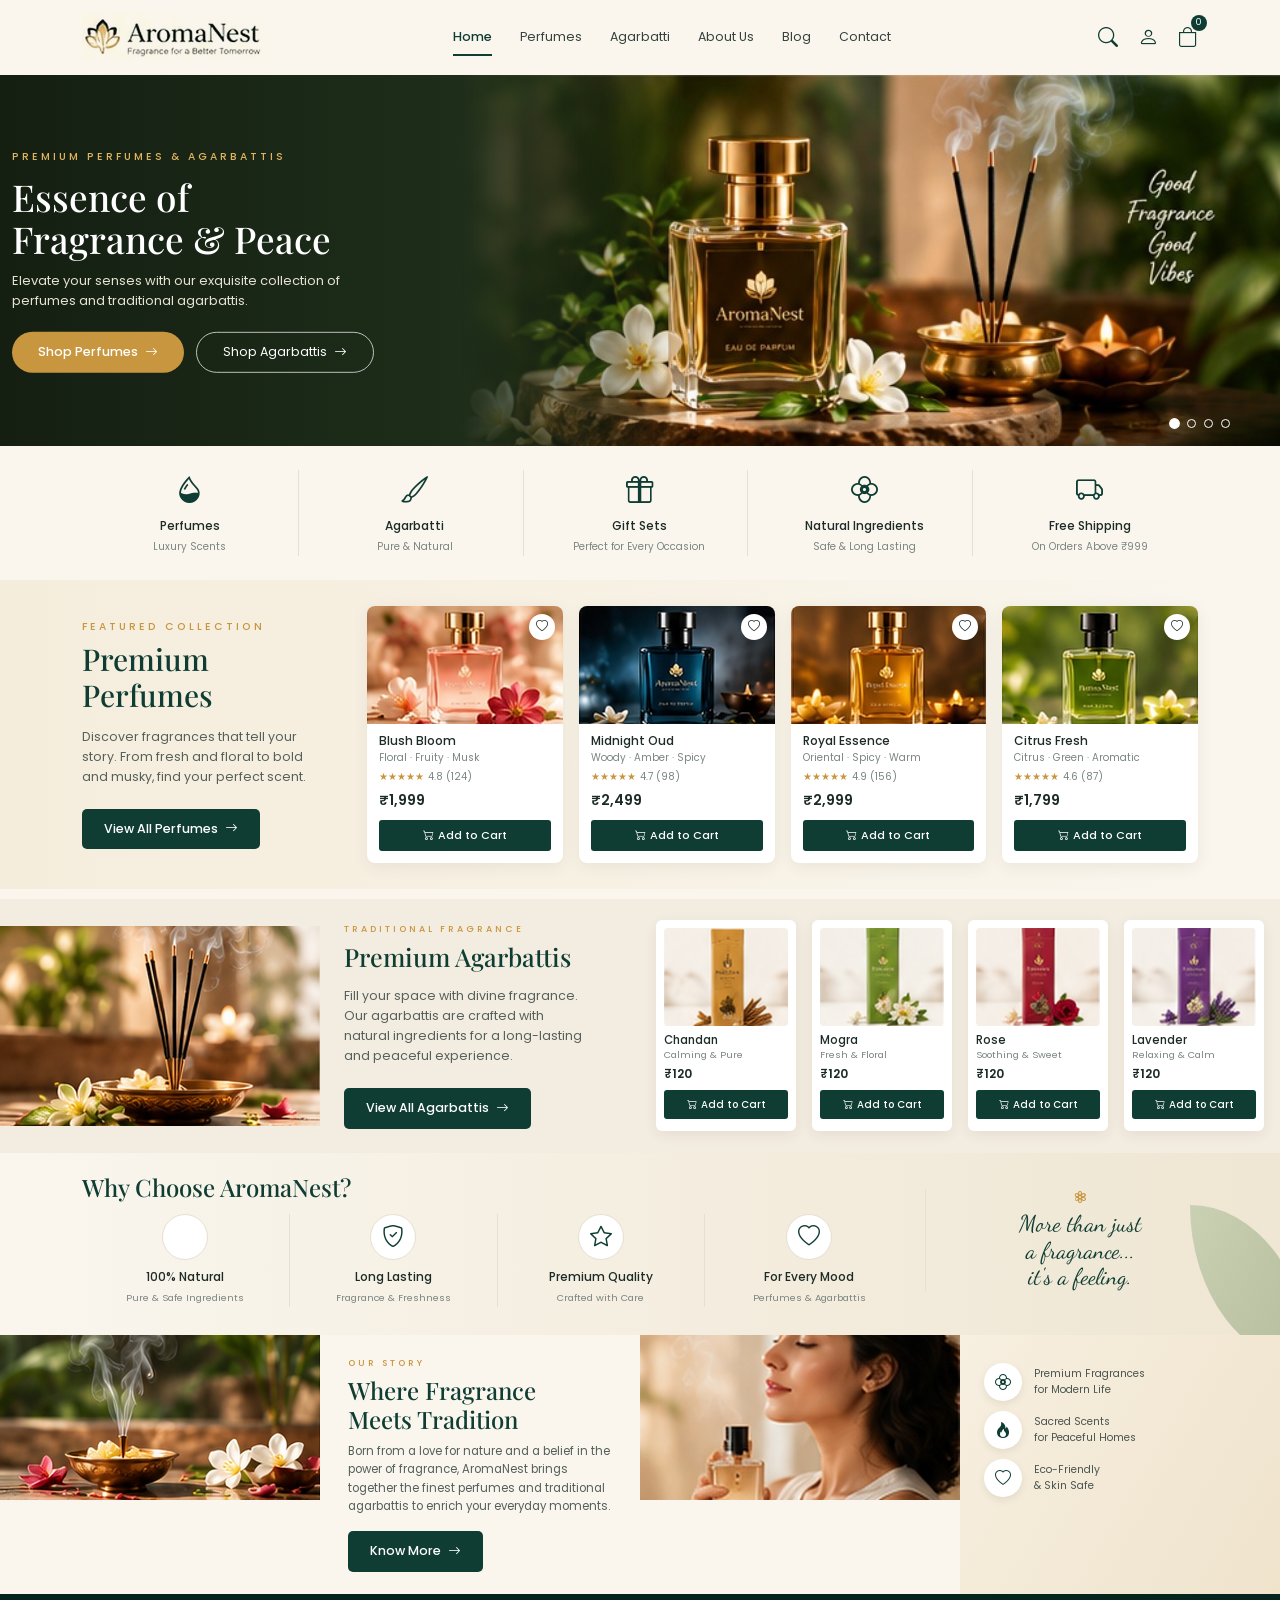
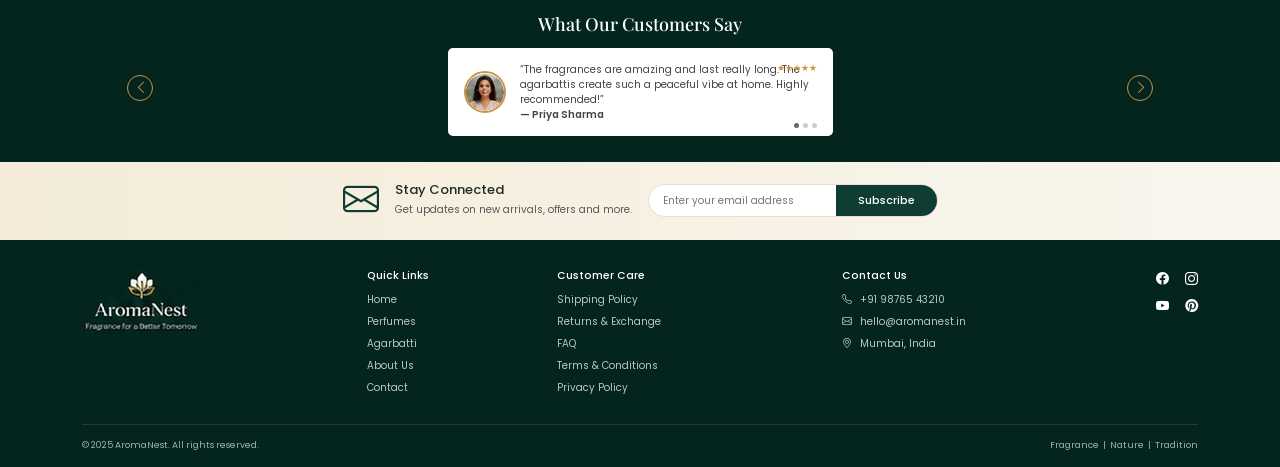
<file: index.html>
<!DOCTYPE html>
<html lang="en">
<head>
<meta charset="UTF-8">
<meta name="viewport" content="width=device-width,initial-scale=1">
<title>AromaNest – Premium Perfumes & Agarbattis</title>
<link href="https://cdn.jsdelivr.net/npm/bootstrap@5.3.3/dist/css/bootstrap.min.css" rel="stylesheet">
<link href="https://cdn.jsdelivr.net/npm/bootstrap-icons@1.11.3/font/bootstrap-icons.min.css" rel="stylesheet">
<link href="style.css" rel="stylesheet">
</head>
<body style="--footer-bg:#04251e">

<header class="site-header">
  <nav class="navbar navbar-expand-lg">
    <div class="container">
      <a class="logo-img" href="index.html"><img src="images/logo-aroma.jpg" alt="AromaNest"></a>
      <button class="navbar-toggler border-0" data-bs-toggle="collapse" data-bs-target="#nav"><i class="bi bi-list fs-2"></i></button>
      <div class="collapse navbar-collapse justify-content-center" id="nav">
        <ul class="navbar-nav">
          <li class="nav-item"><a class="nav-link active" href="index.html">Home</a></li>
          <li class="nav-item"><a class="nav-link" href="#perfumes">Perfumes</a></li>
          <li class="nav-item"><a class="nav-link" href="#agarbatti">Agarbatti</a></li>
          <li class="nav-item"><a class="nav-link" href="#story">About Us</a></li>
          <li class="nav-item"><a class="nav-link" href="#" data-soon="Blog coming soon">Blog</a></li>
          <li class="nav-item"><a class="nav-link" href="#footer">Contact</a></li>
        </ul>
      </div>
      <div class="nav-icons">
        <a class="js-search" title="Search"><i class="bi bi-search"></i></a>
        <a href="#" data-soon="Login coming soon"><i class="bi bi-person"></i></a>
        <a class="js-cart" title="Cart"><i class="bi bi-bag"></i><span class="cart-badge">0</span></a>
      </div>
    </div>
  </nav>
</header>

<!-- HERO -->
<section class="hero">
  <img class="hero-img" src="images/hero.jpg" alt="AromaNest perfume and agarbatti">
  <div class="slide on">
    <div class="eyebrow">Premium Perfumes &amp; Agarbattis</div>
    <h1>Essence of<br>Fragrance &amp; Peace</h1>
    <p>Elevate your senses with our exquisite collection of perfumes and traditional agarbattis.</p>
    <a href="#perfumes" class="btn btn-gold me-2">Shop Perfumes <i class="bi bi-arrow-right ms-1"></i></a>
    <a href="#agarbatti" class="btn btn-ghost">Shop Agarbattis <i class="bi bi-arrow-right ms-1"></i></a>
  </div>
  <div class="slide">
    <div class="eyebrow">New Arrivals</div>
    <h1>Scents That<br>Tell Your Story</h1>
    <p>Discover bold, musky and floral perfumes crafted for every mood and moment.</p>
    <a href="#perfumes" class="btn btn-gold">Explore Perfumes <i class="bi bi-arrow-right ms-1"></i></a>
  </div>
  <div class="slide">
    <div class="eyebrow">Sacred Scents</div>
    <h1>Divine Aroma<br>For Every Home</h1>
    <p>Hand-rolled agarbattis made with natural ingredients for a peaceful ambience.</p>
    <a href="#agarbatti" class="btn btn-gold">Shop Agarbattis <i class="bi bi-arrow-right ms-1"></i></a>
  </div>
  <div class="slide">
    <div class="eyebrow">Festive Gifting</div>
    <h1>Gifts Wrapped<br>In Fragrance</h1>
    <p>Curated gift sets that make every occasion memorable.</p>
    <a href="#" class="btn btn-gold" data-soon="Gift sets coming soon">Shop Gift Sets <i class="bi bi-arrow-right ms-1"></i></a>
  </div>
  <div class="hero-dots"><button class="on"></button><button></button><button></button><button></button></div>
</section>

<!-- FEATURE STRIP -->
<section class="feat-strip">
  <div class="container">
    <div class="row row-cols-2 row-cols-md-5 g-2" data-stagger>
      <div class="col" data-reveal><div class="feat"><i class="bi bi-droplet-half"></i><b>Perfumes</b><small>Luxury Scents</small></div></div>
      <div class="col" data-reveal><div class="feat"><i class="bi bi-brush"></i><b>Agarbatti</b><small>Pure &amp; Natural</small></div></div>
      <div class="col" data-reveal><div class="feat"><i class="bi bi-gift"></i><b>Gift Sets</b><small>Perfect for Every Occasion</small></div></div>
      <div class="col" data-reveal><div class="feat"><i class="bi bi-flower2"></i><b>Natural Ingredients</b><small>Safe &amp; Long Lasting</small></div></div>
      <div class="col" data-reveal><div class="feat last"><i class="bi bi-truck"></i><b>Free Shipping</b><small>On Orders Above ₹999</small></div></div>
    </div>
  </div>
</section>

<!-- FEATURED PERFUMES -->
<section class="sec" id="perfumes" style="background:linear-gradient(90deg,#f5eddc,#faf6ee)">
  <div class="container">
    <div class="row align-items-center g-4">
      <div class="col-lg-3 sec-head" data-reveal="left">
        <div class="eyebrow">Featured Collection</div>
        <h2>Premium Perfumes</h2>
        <p>Discover fragrances that tell your story. From fresh and floral to bold and musky, find your perfect scent.</p>
        <a href="product.html?id=royal-oud" class="btn btn-green">View All Perfumes <i class="bi bi-arrow-right ms-1"></i></a>
      </div>
      <div class="col-lg-9"><div class="row g-3" id="perfumeGrid" data-stagger></div></div>
    </div>
  </div>
</section>

<!-- AGARBATTI -->
<section class="agar-band" id="agarbatti">
  <div class="row g-0 align-items-center">
    <div class="col-lg-3" data-reveal="left"><div class="agar-img"><img src="images/agar-banner.jpg" alt="Premium agarbattis"></div></div>
    <div class="col-lg-3 sec-head px-4 py-4" data-reveal>
      <div class="eyebrow" style="font-size:9px">Traditional Fragrance</div>
      <h2 style="font-size:25px">Premium Agarbattis</h2>
      <p>Fill your space with divine fragrance. Our agarbattis are crafted with natural ingredients for a long-lasting and peaceful experience.</p>
      <a href="product.html?id=chandan" class="btn btn-green">View All Agarbattis <i class="bi bi-arrow-right ms-1"></i></a>
    </div>
    <div class="col-lg-6 p-3"><div class="row g-3" id="agarGrid" data-stagger></div></div>
  </div>
</section>

<!-- WHY CHOOSE -->
<section class="why">
  <div class="container">
    <div class="row align-items-center">
      <div class="col-lg-9">
        <h3 data-reveal>Why Choose AromaNest?</h3>
        <div class="row row-cols-2 row-cols-md-4 g-0" data-stagger>
          <div class="col" data-reveal><div class="why-item"><div class="ic"><i class="bi bi-leaf"></i></div><b>100% Natural</b><small>Pure &amp; Safe Ingredients</small></div></div>
          <div class="col" data-reveal><div class="why-item"><div class="ic"><i class="bi bi-shield-check"></i></div><b>Long Lasting</b><small>Fragrance &amp; Freshness</small></div></div>
          <div class="col" data-reveal><div class="why-item"><div class="ic"><i class="bi bi-star"></i></div><b>Premium Quality</b><small>Crafted with Care</small></div></div>
          <div class="col" data-reveal><div class="why-item" style="border:0"><div class="ic"><i class="bi bi-heart"></i></div><b>For Every Mood</b><small>Perfumes &amp; Agarbattis</small></div></div>
        </div>
      </div>
      <div class="col-lg-3 d-none d-lg-block" data-reveal="right" style="border-left:1px solid var(--line)">
        <div class="why-quote"><i class="bi bi-flower3 d-block fs-6 mb-1" style="color:var(--gold)"></i>More than just<br>a fragrance...<br>it's a feeling.</div>
      </div>
    </div>
  </div>
  <div class="leafdeco"></div>
</section>

<!-- STORY -->
<section class="story" id="story">
  <div class="row g-0 align-items-stretch">
    <div class="col-lg-3" data-reveal="left"><div class="story-img1" style="overflow:hidden"><img src="images/story-1.jpg" alt="Incense bowl"></div></div>
    <div class="col-lg-3 txt" data-reveal>
      <div class="eyebrow" style="font-size:9px">Our Story</div>
      <h2>Where Fragrance<br>Meets Tradition</h2>
      <p>Born from a love for nature and a belief in the power of fragrance, AromaNest brings together the finest perfumes and traditional agarbattis to enrich your everyday moments.</p>
      <a href="#" class="btn btn-green btn-sm" data-soon="Our story page coming soon">Know More <i class="bi bi-arrow-right ms-1"></i></a>
    </div>
    <div class="col-lg-3" data-reveal="zoom"><div class="story-img2" style="overflow:hidden"><img src="images/story-2.jpg" alt="Woman enjoying perfume"></div></div>
    <div class="col-lg-3" data-reveal="right">
      <div class="story-list">
        <div><i class="bi bi-flower2"></i>Premium Fragrances<br>for Modern Life</div>
        <div><i class="bi bi-fire"></i>Sacred Scents<br>for Peaceful Homes</div>
        <div><i class="bi bi-heart"></i>Eco-Friendly<br>&amp; Skin Safe</div>
      </div>
    </div>
  </div>
</section>

<!-- TESTIMONIALS -->
<section class="testi">
  <div class="container position-relative">
    <h3 class="serif" data-reveal>What Our Customers Say</h3>
    <button class="t-arrow" id="tPrev" style="left:5%"><i class="bi bi-chevron-left"></i></button>
    <div class="testi-box" data-reveal="zoom">
      <div class="t-slide"><img class="avatar-img" src="images/avatar.jpg" alt="Priya Sharma"><div><p>“The fragrances are amazing and last really long. The agarbattis create such a peaceful vibe at home. Highly recommended!”</p><p class="fw-semibold">— Priya Sharma</p></div><div class="stars">★★★★★</div></div>
      <div class="t-slide"><img class="avatar-img" src="images/avatar-priya.jpg" alt="Anjali Rao"><div><p>“Royal Essence is my signature scent now. Packaging is elegant and delivery was super quick.”</p><p class="fw-semibold">— Anjali Rao</p></div><div class="stars">★★★★★</div></div>
      <div class="t-slide"><img class="avatar-img" src="images/avatar.jpg" alt="Meera Joshi"><div><p>“Chandan agarbatti fills the whole house with calm. Natural, never harsh. Will order again.”</p><p class="fw-semibold">— Meera Joshi</p></div><div class="stars">★★★★☆</div></div>
      <div class="t-dots"><i></i><i></i><i></i></div>
    </div>
    <button class="t-arrow" id="tNext" style="right:5%"><i class="bi bi-chevron-right"></i></button>
  </div>
</section>

<!-- NEWSLETTER -->
<section class="news">
  <div class="container">
    <div class="row align-items-center justify-content-center g-3" data-reveal>
      <div class="col-auto d-flex align-items-center gap-3"><i class="bi bi-envelope mail"></i><div><h6>Stay Connected</h6><small class="text-muted" style="font-size:10px">Get updates on new arrivals, offers and more.</small></div></div>
      <div class="col-auto"><form class="news-form"><input type="text" placeholder="Enter your email address"><button>Subscribe</button></form></div>
    </div>
  </div>
</section>

<!-- FOOTER -->
<footer class="footer" id="footer">
  <div class="container">
    <div class="row g-4">
      <div class="col-lg-3"><a class="footer-logo" href="index.html"><img src="images/logo-aroma-white.jpg" alt="AromaNest"></a></div>
      <div class="col-6 col-lg-2"><h6>Quick Links</h6><a href="index.html">Home</a><a href="#perfumes">Perfumes</a><a href="#agarbatti">Agarbatti</a><a href="#story">About Us</a><a href="#footer">Contact</a></div>
      <div class="col-6 col-lg-3"><h6>Customer Care</h6><a href="#" data-soon="Page coming soon">Shipping Policy</a><a href="#" data-soon="Page coming soon">Returns &amp; Exchange</a><a href="#" data-soon="Page coming soon">FAQ</a><a href="#" data-soon="Page coming soon">Terms &amp; Conditions</a><a href="#" data-soon="Page coming soon">Privacy Policy</a></div>
      <div class="col-lg-3"><h6>Contact Us</h6><a href="tel:+919876543210"><i class="bi bi-telephone me-2"></i>+91 98765 43210</a><a href="mailto:hello@aromanest.in"><i class="bi bi-envelope me-2"></i>hello@aromanest.in</a><a href="#"><i class="bi bi-geo-alt me-2"></i>Mumbai, India</a></div>
      <div class="col-lg-1 social text-lg-end"><a href="#"><i class="bi bi-facebook"></i></a><a href="#"><i class="bi bi-instagram"></i></a><a href="#"><i class="bi bi-youtube"></i></a><a href="#"><i class="bi bi-pinterest"></i></a></div>
    </div>
    <div class="copy d-flex justify-content-between flex-wrap"><span>© 2025 AromaNest. All rights reserved.</span><span>Fragrance &nbsp;|&nbsp; Nature &nbsp;|&nbsp; Tradition</span></div>
  </div>
</footer>

<script src="https://cdn.jsdelivr.net/npm/bootstrap@5.3.3/dist/js/bootstrap.bundle.min.js"></script>
<script src="products.js"></script>
<script src="main.js"></script>
<script>
document.getElementById('perfumeGrid').innerHTML =
  ['blush-bloom','midnight-oud','royal-essence','citrus-fresh'].map(id => cardHTML(findProduct(id))).join('');
document.getElementById('agarGrid').innerHTML =
  ['chandan','mogra','rose','lavender'].map(id => miniHTML(findProduct(id))).join('');
</script>
</body>
</html>
</file>
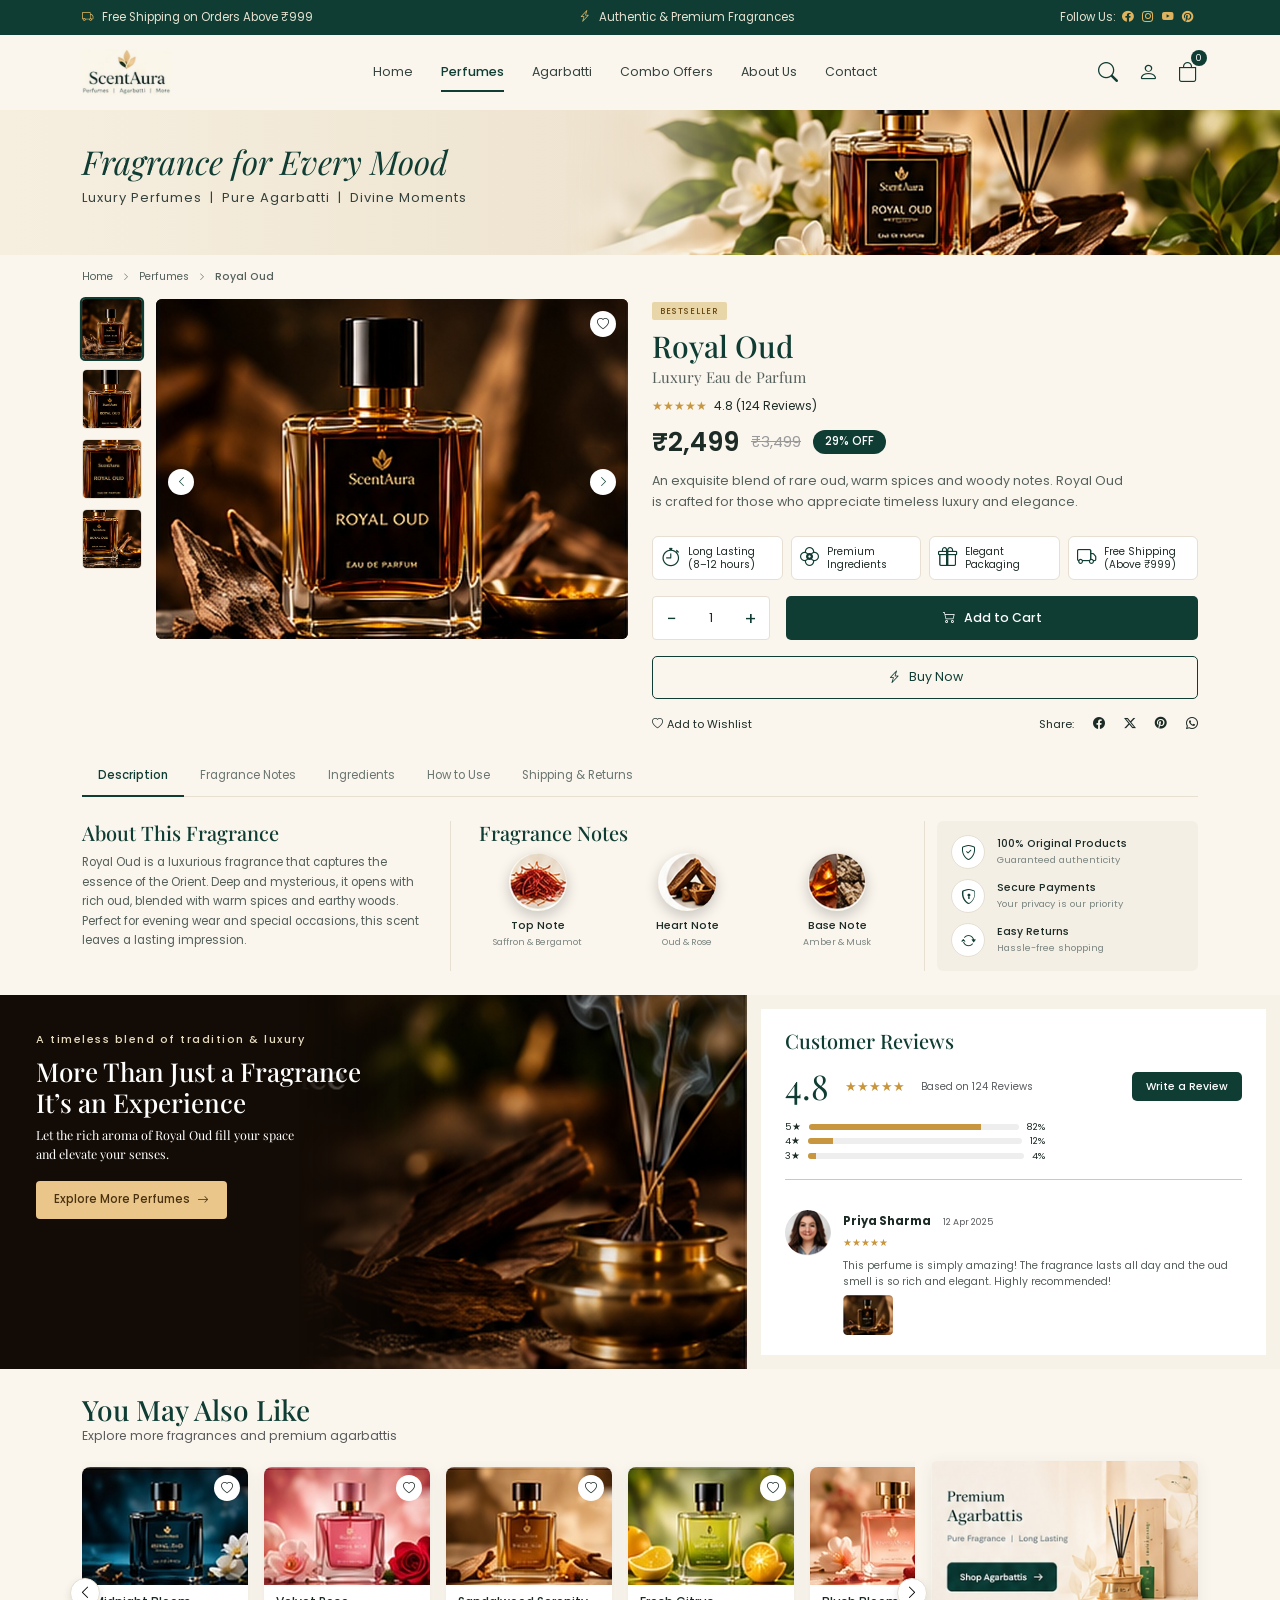
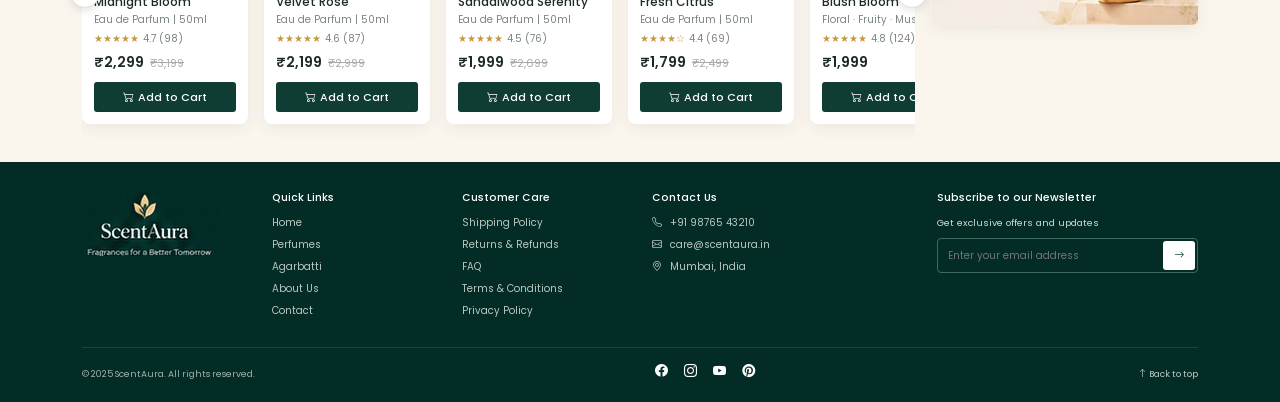
<file: product.html>
<!DOCTYPE html>
<html lang="en">
<head>
<meta charset="UTF-8">
<meta name="viewport" content="width=device-width,initial-scale=1">
<title>ScentAura</title>
<link href="https://cdn.jsdelivr.net/npm/bootstrap@5.3.3/dist/css/bootstrap.min.css" rel="stylesheet">
<link href="https://cdn.jsdelivr.net/npm/bootstrap-icons@1.11.3/font/bootstrap-icons.min.css" rel="stylesheet">
<link href="style.css" rel="stylesheet">
</head>
<body style="--footer-bg:#022c25">

<div class="topbar">
  <div class="container d-flex justify-content-between align-items-center">
    <span><i class="bi bi-truck me-2"></i>Free Shipping on Orders Above ₹999</span>
    <span class="d-none d-md-inline"><i class="bi bi-lightning-charge me-2"></i>Authentic &amp; Premium Fragrances</span>
    <span>Follow Us: <i class="bi bi-facebook mx-1"></i><i class="bi bi-instagram mx-1"></i><i class="bi bi-youtube mx-1"></i><i class="bi bi-pinterest mx-1"></i></span>
  </div>
</div>

<header class="site-header">
  <nav class="navbar navbar-expand-lg">
    <div class="container">
      <a class="logo-img" href="index.html"><img src="images/logo-scent.jpg" alt="ScentAura"></a>
      <button class="navbar-toggler border-0" data-bs-toggle="collapse" data-bs-target="#nav"><i class="bi bi-list fs-2"></i></button>
      <div class="collapse navbar-collapse justify-content-center" id="nav">
        <ul class="navbar-nav">
          <li class="nav-item"><a class="nav-link" href="index.html">Home</a></li>
          <li class="nav-item"><a class="nav-link active" href="index.html#perfumes">Perfumes</a></li>
          <li class="nav-item"><a class="nav-link" href="index.html#agarbatti">Agarbatti</a></li>
          <li class="nav-item"><a class="nav-link" href="#" data-soon="Combo offers coming soon">Combo Offers</a></li>
          <li class="nav-item"><a class="nav-link" href="index.html#story">About Us</a></li>
          <li class="nav-item"><a class="nav-link" href="#footer">Contact</a></li>
        </ul>
      </div>
      <div class="nav-icons">
        <a class="js-search" title="Search"><i class="bi bi-search"></i></a>
        <a href="#" data-soon="Login coming soon"><i class="bi bi-person"></i></a>
        <a class="js-cart" title="Cart"><i class="bi bi-bag"></i><span class="cart-badge">0</span></a>
      </div>
    </div>
  </nav>
</header>

<!-- BANNER -->
<section class="page-banner">
  <img class="banner-img" src="images/banner-bottle.jpg" alt="">
  <div class="container position-relative h-100 d-flex flex-column justify-content-center">
    <h2 data-reveal="left">Fragrance for Every Mood</h2>
    <p data-reveal="left" style="--d:.15s">Luxury Perfumes &nbsp;|&nbsp; Pure Agarbatti &nbsp;|&nbsp; Divine Moments</p>
  </div>
</section>

<div class="container">
  <div class="crumb"><a href="index.html">Home</a> <i class="bi bi-chevron-right"></i> <a href="index.html#perfumes" id="crumbType">Perfumes</a> <i class="bi bi-chevron-right"></i> <b class="fw-medium" id="crumbName"></b></div>

  <!-- PRODUCT -->
  <div class="row g-4 mb-4">
    <div class="col-lg-6" data-reveal="left">
      <div class="gallery">
        <div class="thumbs" id="thumbs"></div>
        <div class="main-img" id="mainBox">
          <button class="wish" id="mainWish" style="top:12px;right:12px"><i class="bi bi-heart"></i></button>
          <button class="m-arrow" id="mPrev" style="left:12px"><i class="bi bi-chevron-left"></i></button>
          <button class="m-arrow" id="mNext" style="right:12px"><i class="bi bi-chevron-right"></i></button>
          <img id="mainImg" alt="">
        </div>
      </div>
    </div>
    <div class="col-lg-6" data-reveal="right">
      <span class="badge-best" id="pBadge"></span>
      <h1 class="p-title" id="pTitle"></h1>
      <div class="p-sub" id="pSub"></div>
      <div class="rating mt-2" style="font-size:12px" id="pRating"></div>
      <div class="p-price" id="pPrice"></div>
      <p id="pShort" style="font-size:12.5px;color:#55605b;line-height:1.7;max-width:480px"></p>
      <div class="row g-2 my-3" id="pFeats"></div>
      <div class="d-flex gap-3 mb-3">
        <div class="qty"><button id="qMinus" type="button">−</button><span id="qVal">1</span><button id="qPlus" type="button">+</button></div>
        <button class="btn-green flex-fill" id="addBtn" type="button"><i class="bi bi-cart2 me-2"></i>Add to Cart</button>
      </div>
      <button class="btn-outline-g w-100 mb-3" id="buyBtn" type="button"><i class="bi bi-lightning-charge me-2"></i>Buy Now</button>
      <div class="d-flex justify-content-between align-items-center" style="font-size:11px">
        <a href="#" id="wishLink"><i class="bi bi-heart me-1"></i>Add to Wishlist</a>
        <span class="social">Share:
          <a href="#" data-share="facebook" style="color:var(--ink);font-size:12px"><i class="bi bi-facebook"></i></a>
          <a href="#" data-share="twitter" style="color:var(--ink);font-size:12px"><i class="bi bi-twitter-x"></i></a>
          <a href="#" data-share="pinterest" style="color:var(--ink);font-size:12px"><i class="bi bi-pinterest"></i></a>
          <a href="#" data-share="whatsapp" style="color:var(--ink);font-size:12px"><i class="bi bi-whatsapp"></i></a></span>
      </div>
    </div>
  </div>

  <!-- TABS -->
  <ul class="p-tabs" id="pTabs" data-reveal>
    <li><button class="nav-link active" data-tab="t1" type="button">Description</button></li>
    <li><button class="nav-link" data-tab="t2" type="button">Fragrance Notes</button></li>
    <li><button class="nav-link" data-tab="t3" type="button">Ingredients</button></li>
    <li><button class="nav-link" data-tab="t4" type="button">How to Use</button></li>
    <li><button class="nav-link" data-tab="t5" type="button">Shipping &amp; Returns</button></li>
  </ul>
  <div class="py-4" style="border-top:1px solid var(--line);margin-top:-1px">
    <div class="tab-pane2 show" id="t1">
      <div class="row g-4">
        <div class="col-lg-4"><h5 class="serif">About This Fragrance</h5><p id="aboutTxt" style="font-size:11.5px;color:#55605b;line-height:1.7"></p></div>
        <div class="col-lg-5" style="border-left:1px solid var(--line);border-right:1px solid var(--line)">
          <h5 class="serif ps-3">Fragrance Notes</h5>
          <div class="row g-0 text-center" id="notes"></div>
        </div>
        <div class="col-lg-3">
          <div class="assure">
            <div><i class="bi bi-shield-check"></i><span><b>100% Original Products</b><small>Guaranteed authenticity</small></span></div>
            <div><i class="bi bi-shield-lock"></i><span><b>Secure Payments</b><small>Your privacy is our priority</small></span></div>
            <div><i class="bi bi-arrow-repeat"></i><span><b>Easy Returns</b><small>Hassle-free shopping</small></span></div>
          </div>
        </div>
      </div>
    </div>
    <div class="tab-pane2" id="t2"><div class="row g-3" id="notes2"></div></div>
    <div class="tab-pane2" id="t3"><h5 class="serif">Ingredients</h5><p id="ingTxt" style="font-size:12.5px;color:#55605b;max-width:700px;line-height:1.8"></p></div>
    <div class="tab-pane2" id="t4"><h5 class="serif">How to Use</h5><ol class="how-list" id="howList"></ol></div>
    <div class="tab-pane2" id="t5"><h5 class="serif">Shipping &amp; Returns</h5>
      <ul class="how-list"><li>Free shipping on orders above ₹999; ₹59 flat shipping below that.</li><li>Delivery within 3–7 working days across India.</li><li>Easy 7-day returns on unopened, unused products in original packaging.</li><li>Refunds are processed to the original payment method within 5–7 working days.</li></ul></div>
  </div>
</div>

<!-- EXPERIENCE + REVIEWS -->
<section>
  <div class="row g-0">
    <div class="col-lg-7" data-reveal="left">
      <div class="exp h-100">
        <img class="exp-img" src="images/exp-banner.jpg" alt="">
        <div class="eyebrow">A timeless blend of tradition &amp; luxury</div>
        <h2>More Than Just a Fragrance<br>It’s an Experience</h2>
        <p>Let the rich aroma of <span id="expName">Royal Oud</span> fill your space and elevate your senses.</p>
        <a href="index.html#perfumes" class="btn-sand d-inline-block">Explore More Perfumes <i class="bi bi-arrow-right ms-1"></i></a>
      </div>
    </div>
    <div class="col-lg-5" data-reveal="right" style="background:#f6f2e8;padding:14px">
      <div class="reviews">
        <h5 class="serif m-0">Customer Reviews</h5>
        <div class="d-flex align-items-center gap-3 my-2 flex-wrap">
          <span class="score" id="score"></span><span class="rating" style="font-size:13px" id="scoreStars"></span><small class="text-muted" style="font-size:10px" id="scoreCount"></small>
          <button class="btn-green ms-auto" style="padding:7px 14px;font-size:10.5px" id="writeRev" type="button">Write a Review</button>
        </div>
        <div style="max-width:260px">
          <div class="d-flex align-items-center gap-2" style="font-size:9.5px">5★<div class="bar flex-fill"><i data-w="82%"></i></div>82%</div>
          <div class="d-flex align-items-center gap-2" style="font-size:9.5px">4★<div class="bar flex-fill"><i data-w="12%"></i></div>12%</div>
          <div class="d-flex align-items-center gap-2" style="font-size:9.5px">3★<div class="bar flex-fill"><i data-w="4%"></i></div>4%</div>
        </div>
        <hr>
        <div id="reviewList" style="max-height:260px;overflow:auto"></div>
      </div>
    </div>
  </div>
</section>

<!-- YOU MAY ALSO LIKE -->
<section class="container py-4">
  <h3 class="serif m-0" data-reveal>You May Also Like</h3>
  <small class="text-muted d-block mb-3" data-reveal>Explore more fragrances and premium agarbattis</small>
  <div class="row g-3">
    <div class="col-lg-9"><div class="also-wrap">
      <button class="arrow" id="alsoPrev" style="left:-12px"><i class="bi bi-chevron-left"></i></button>
      <div class="also-scroll" id="alsoGrid"></div>
      <button class="arrow" id="alsoNext" style="right:-12px"><i class="bi bi-chevron-right"></i></button>
    </div></div>
    <div class="col-lg-3" data-reveal="right"><a href="product.html?id=chandan" class="promo-link"><img src="images/promo-agar.jpg" alt="Premium Agarbattis"></a></div>
  </div>
</section>

<!-- FOOTER -->
<footer class="footer" id="footer">
  <div class="container">
    <div class="row g-4">
      <div class="col-lg-2"><a class="footer-logo" href="index.html"><img src="images/logo-scent-white.jpg" alt="ScentAura"></a></div>
      <div class="col-6 col-lg-2"><h6>Quick Links</h6><a href="index.html">Home</a><a href="index.html#perfumes">Perfumes</a><a href="index.html#agarbatti">Agarbatti</a><a href="index.html#story">About Us</a><a href="#footer">Contact</a></div>
      <div class="col-6 col-lg-2"><h6>Customer Care</h6><a href="#" data-soon="Page coming soon">Shipping Policy</a><a href="#" data-soon="Page coming soon">Returns &amp; Refunds</a><a href="#" data-soon="Page coming soon">FAQ</a><a href="#" data-soon="Page coming soon">Terms &amp; Conditions</a><a href="#" data-soon="Page coming soon">Privacy Policy</a></div>
      <div class="col-lg-3"><h6>Contact Us</h6><a href="tel:+919876543210"><i class="bi bi-telephone me-2"></i>+91 98765 43210</a><a href="mailto:care@scentaura.in"><i class="bi bi-envelope me-2"></i>care@scentaura.in</a><a href="#"><i class="bi bi-geo-alt me-2"></i>Mumbai, India</a></div>
      <div class="col-lg-3 f-news"><h6>Subscribe to our Newsletter</h6><small style="font-size:9.5px">Get exclusive offers and updates</small>
        <form class="news-form position-relative mt-2"><input type="text" placeholder="Enter your email address"><button class="go"><i class="bi bi-arrow-right"></i></button></form></div>
    </div>
    <div class="copy d-flex justify-content-between align-items-center flex-wrap gap-2"><span>© 2025 ScentAura. All rights reserved.</span><span class="social"><a href="#"><i class="bi bi-facebook"></i></a><a href="#"><i class="bi bi-instagram"></i></a><a href="#"><i class="bi bi-youtube"></i></a><a href="#"><i class="bi bi-pinterest"></i></a></span><a href="#" onclick="scrollTo({top:0});return false" style="margin:0"><i class="bi bi-arrow-up"></i> Back to top</a></div>
  </div>
</footer>

<!-- review modal -->
<div class="modal fade" id="revModal" tabindex="-1"><div class="modal-dialog modal-dialog-centered"><form class="modal-content p-3" id="revForm">
  <h5 class="serif">Write a Review</h5>
  <div class="star-pick mb-2" id="starPick"><i class="bi bi-star-fill on"></i><i class="bi bi-star-fill on"></i><i class="bi bi-star-fill on"></i><i class="bi bi-star-fill on"></i><i class="bi bi-star-fill on"></i></div>
  <input class="form-control mb-2" id="revName" placeholder="Your name" required>
  <textarea class="form-control mb-3" id="revText" rows="3" placeholder="Share your experience" required></textarea>
  <button class="btn-green">Submit Review</button>
</form></div></div>

<script src="https://cdn.jsdelivr.net/npm/bootstrap@5.3.3/dist/js/bootstrap.bundle.min.js"></script>
<script src="products.js"></script>
<script src="main.js"></script>
<script>
(function(){
  const $=(s,c=document)=>c.querySelector(s);
  const esc=s=>String(s).replace(/[&<>"']/g,c=>({'&':'&amp;','<':'&lt;','>':'&gt;','"':'&quot;',"'":'&#39;'}[c]));
  const p=findProduct(new URLSearchParams(location.search).get('id'))||findProduct('royal-oud');
  const isPerf=p.type==='perfume';
  document.title=p.name+' – ScentAura';

  /* ----- basic details ----- */
  $('#crumbName').textContent=p.name; $('#expName').textContent=p.name;
  $('#crumbType').textContent=isPerf?'Perfumes':'Agarbatti';
  $('#crumbType').href='index.html#'+(isPerf?'perfumes':'agarbatti');
  $('#pBadge').textContent=p.tag||(isPerf?'PERFUME':'AGARBATTI');
  $('#pTitle').textContent=p.name; $('#pSub').textContent=p.sub;
  $('#pRating').innerHTML=stars(p.rating)+` <span style="color:var(--ink);font-size:12px;margin-left:4px">${p.rating} (${p.reviews} Reviews)</span>`;
  const off=p.mrp?Math.round((1-p.price/p.mrp)*100):0;
  $('#pPrice').innerHTML=rupee(p.price)+(p.mrp?` <del>${rupee(p.mrp)}</del> <span class="off">${off}% OFF</span>`:'');
  $('#pShort').textContent=p.short;
  $('#pFeats').innerHTML=p.feats.map(f=>`<div class="col-6 col-md-3"><div class="mini-feat"><i class="bi bi-${f[0]}"></i><span>${f[1]}<br>${f[2]}</span></div></div>`).join('');
  $('#aboutTxt').textContent=p.about;
  $('#ingTxt').textContent=p.ing;
  $('#howList').innerHTML=p.how.map(h=>`<li>${h}</li>`).join('');
  const noteImg=n=>n[2].startsWith('images/')?`<img src="${n[2]}" alt="${n[1]}">`:`<i class="bi ${n[2]}"></i>`;
  $('#notes').innerHTML=p.notes.map(n=>`<div class="col-4 note"><div class="note-circle">${noteImg(n)}</div><b>${n[0]}</b><small>${n[1]}</small></div>`).join('');
  $('#notes2').innerHTML=p.notes.map(n=>`<div class="col-md-4"><div class="assure d-flex gap-3 align-items-center" style="display:flex!important"><div class="note-circle" style="width:58px;height:58px;flex:none;margin:0">${noteImg(n)}</div><span><b style="font-size:13px;display:block">${n[0]}</b><small class="text-muted">${n[1]}</small></span></div></div>`).join('');
  $('#mainWish').dataset.wish=p.id; $('#wishLink').dataset.wish=p.id;

  /* ----- gallery (4 views of the real image) ----- */
  const views=[{s:1,x:50,y:50},{s:1.7,x:50,y:42},{s:2.5,x:50,y:58},{s:1.5,x:88,y:88}];
  const main=$('#mainImg'),thumbs=$('#thumbs');
  let cur=0;
  main.src=p.img; main.alt=p.name;
  thumbs.innerHTML=views.map((v,i)=>`<button type="button" data-i="${i}"><img src="${p.img}" alt="" style="transform:scale(${v.s});transform-origin:${v.x}% ${v.y}%"></button>`).join('');
  function setView(i){
    cur=(i+views.length)%views.length; const v=views[cur];
    main.classList.add('swap');
    setTimeout(()=>{main.style.transformOrigin=v.x+'% '+v.y+'%';main.style.transform='scale('+v.s+')';main.classList.remove('swap')},220);
    [...thumbs.children].forEach((b,k)=>b.classList.toggle('on',k===cur));
  }
  setView(0);
  thumbs.addEventListener('click',e=>{const b=e.target.closest('button');if(b)setView(+b.dataset.i)});
  $('#mPrev').onclick=()=>setView(cur-1); $('#mNext').onclick=()=>setView(cur+1);
  const box=$('#mainBox');
  box.addEventListener('mousemove',e=>{const r=box.getBoundingClientRect();main.style.transformOrigin=((e.clientX-r.left)/r.width*100)+'% '+((e.clientY-r.top)/r.height*100)+'%';main.style.transform='scale('+(views[cur].s+.6)+')'});
  box.addEventListener('mouseleave',()=>{const v=views[cur];main.style.transformOrigin=v.x+'% '+v.y+'%';main.style.transform='scale('+v.s+')'});

  /* ----- qty / cart ----- */
  let q=1; const qv=$('#qVal');
  $('#qPlus').onclick=()=>{if(q<10)qv.textContent=++q;else showToast('Maximum 10 per order','exclamation-circle-fill')};
  $('#qMinus').onclick=()=>{if(q>1)qv.textContent=--q};
  $('#addBtn').onclick=()=>{Cart.add(p.id,q);const b=$('#addBtn'),o=b.innerHTML;b.innerHTML='<i class="bi bi-check2 me-2"></i>Added';setTimeout(()=>b.innerHTML=o,1200)};
  $('#buyBtn').onclick=()=>{Cart.add(p.id,q,true);openCart()};

  /* ----- share ----- */
  document.addEventListener('click',e=>{
    const s=e.target.closest('[data-share]'); if(!s)return; e.preventDefault();
    const u=encodeURIComponent(location.href),t=encodeURIComponent(p.name+' – ScentAura');
    const map={facebook:'https://www.facebook.com/sharer/sharer.php?u='+u,twitter:'https://twitter.com/intent/tweet?url='+u+'&text='+t,pinterest:'https://pinterest.com/pin/create/button/?url='+u+'&description='+t,whatsapp:'https://wa.me/?text='+t+'%20'+u};
    window.open(map[s.dataset.share],'_blank','noopener');
  });

  /* ----- tabs ----- */
  $('#pTabs').addEventListener('click',e=>{
    const b=e.target.closest('[data-tab]'); if(!b)return;
    document.querySelectorAll('#pTabs .nav-link').forEach(x=>x.classList.toggle('active',x===b));
    document.querySelectorAll('.tab-pane2').forEach(x=>x.classList.toggle('show',x.id===b.dataset.tab));
  });

  /* ----- reviews ----- */
  const RK='aura_reviews_'+p.id;
  const seed=p.id==='royal-oud'
   ?[{n:'Priya Sharma',d:'12 Apr 2025',r:5,t:'This perfume is simply amazing! The fragrance lasts all day and the oud smell is so rich and elegant. Highly recommended!',av:'images/avatar-priya.jpg',img:'images/review-img.jpg'}]
   :[{n:'Priya Sharma',d:'12 Apr 2025',r:5,t:'Lovely '+(isPerf?'fragrance':'agarbatti')+'. Premium quality and it lasts long. Highly recommended!',av:'images/avatar-priya.jpg'},{n:'Rahul Mehta',d:'03 Mar 2025',r:4,t:'Great value and beautiful packaging. Delivery was quick.'}];
  let extra=[];try{extra=JSON.parse(localStorage.getItem(RK))||[]}catch(e){}
  function renderReviews(){
    const all=[...extra,...seed];
    $('#score').textContent=p.rating.toFixed(1);
    $('#scoreStars').textContent=stars(p.rating);
    $('#scoreCount').textContent='Based on '+(p.reviews+extra.length)+' Reviews';
    $('#reviewList').innerHTML=all.map(r=>`<div class="review-item">${r.av?`<img class="av" src="${r.av}" alt="">`:`<div class="initial-av">${esc(r.n[0]).toUpperCase()}</div>`}
      <div><b style="font-size:11.5px">${esc(r.n)}</b> <small class="text-muted ms-2" style="font-size:9px">${r.d}</small><br><span class="rating">${stars(r.r)}</span>
      <p>${esc(r.t)}</p>${r.img?`<img class="review-thumb" src="${r.img}" alt="">`:''}</div></div>`).join('');
  }
  renderReviews();
  let rate=5;
  const pick=$('#starPick');
  pick.addEventListener('click',e=>{const i=[...pick.children].indexOf(e.target.closest('i'));if(i<0)return;rate=i+1;[...pick.children].forEach((s,k)=>s.classList.toggle('on',k<rate))});
  const modal=()=>bootstrap.Modal.getOrCreateInstance($('#revModal'));
  $('#writeRev').onclick=()=>modal().show();
  $('#revForm').addEventListener('submit',e=>{
    e.preventDefault();
    const d=new Date().toLocaleDateString('en-GB',{day:'2-digit',month:'short',year:'numeric'});
    extra.unshift({n:$('#revName').value.trim(),d,r:rate,t:$('#revText').value.trim()});
    try{localStorage.setItem(RK,JSON.stringify(extra))}catch(e){}
    renderReviews(); modal().hide(); e.target.reset(); showToast('Thanks for your review!');
  });

  /* ----- you may also like ----- */
  let order=[];
  if(p.id==='royal-oud')order=[...RELATED_ROYAL,...PRODUCTS.filter(x=>x.type==='perfume'&&x.id!==p.id&&!RELATED_ROYAL.includes(x.id)).map(x=>x.id)];
  else order=[...PRODUCTS.filter(x=>x.type===p.type&&x.id!==p.id).map(x=>x.id),...PRODUCTS.filter(x=>x.type!==p.type).map(x=>x.id)];
  const grid=$('#alsoGrid');
  grid.innerHTML=order.map(id=>cardHTML(findProduct(id),{col:'also-item',mrp:true})).join('');
  $('#alsoPrev').onclick=()=>grid.scrollBy({left:-360});
  $('#alsoNext').onclick=()=>grid.scrollBy({left:360});
})();
</script>
</body>
</html>
</file>
<file: style.css>
@import url('https://fonts.googleapis.com/css2?family=Playfair+Display:wght@400;500;600;700&family=Poppins:wght@300;400;500;600&family=Dancing+Script:wght@500;600&display=swap');

:root{
  --green:#0f3d33; --green-2:#14493d; --gold:#c8963e; --gold-2:#e0b45f;
  --cream:#faf6ee; --cream-2:#f3ece0; --ink:#1d2b26; --muted:#7b8580; --line:#e6dfd2;
  --ease:cubic-bezier(.22,.8,.3,1);
}
*{box-sizing:border-box}
html{scroll-behavior:smooth}
body{font-family:'Poppins',sans-serif;color:var(--ink);background:var(--cream);overflow-x:hidden;font-size:14px}
h1,h2,h3,h4,.serif{font-family:'Playfair Display',serif;color:var(--green)}
a{text-decoration:none;color:inherit}
.script{font-family:'Dancing Script',cursive}
.eyebrow{font-size:10.5px;letter-spacing:3px;text-transform:uppercase;color:var(--gold);font-weight:500}

/* reveal animations */
[data-reveal]{opacity:0;transform:translateY(34px);transition:opacity .9s var(--ease),transform .9s var(--ease);transition-delay:var(--d,0s)}
[data-reveal="left"]{transform:translateX(-45px)}
[data-reveal="right"]{transform:translateX(45px)}
[data-reveal="zoom"]{transform:scale(.92)}
[data-reveal].in{opacity:1;transform:none}

/* top bar */
.topbar{background:var(--green);color:#e8e2d2;font-size:11.5px;padding:9px 0}
.topbar i{color:var(--gold-2)}

/* header */
.site-header{background:var(--cream);position:sticky;top:0;z-index:1000;transition:box-shadow .3s,padding .3s;border-bottom:1px solid transparent}
.site-header.scrolled{box-shadow:0 6px 24px rgba(15,61,51,.12);background:rgba(250,246,238,.96);backdrop-filter:blur(8px)}
.site-header .navbar{padding:14px 0}
.logo{display:flex;flex-direction:column;align-items:center;line-height:1}
.logo i{color:var(--gold);font-size:22px;transition:transform .6s var(--ease)}
.logo:hover i{transform:rotate(360deg)}
.logo b{font-family:'Playfair Display',serif;font-size:25px;color:var(--green);font-weight:500;letter-spacing:.5px}
.logo small{font-size:8px;color:var(--muted);letter-spacing:.3px}
.navbar-nav .nav-link{font-size:12.5px;color:#34413c;padding:6px 14px!important;position:relative;font-weight:400}
.navbar-nav .nav-link::after{content:"";position:absolute;left:14px;right:14px;bottom:-4px;height:2px;background:var(--green);transform:scaleX(0);transition:transform .35s var(--ease)}
.navbar-nav .nav-link:hover::after,.navbar-nav .nav-link.active::after{transform:scaleX(1)}
.navbar-nav .nav-link.active{color:var(--green);font-weight:500}
.nav-icons a{font-size:20px;color:var(--green);margin-left:20px;position:relative;display:inline-block;transition:transform .3s}
.nav-icons a:hover{transform:translateY(-3px) scale(1.1)}
.cart-badge{position:absolute;top:-7px;right:-9px;background:var(--green);color:#fff;border-radius:50%;width:16px;height:16px;font-size:9px;display:flex;align-items:center;justify-content:center}
.cart-badge.bump{animation:bump .5s}
@keyframes bump{40%{transform:scale(1.7)}}

/* buttons */
.btn-gold{background:var(--gold);color:#fff;border:0;border-radius:30px;padding:11px 26px;font-size:12.5px;font-weight:500;transition:all .35s var(--ease)}
.btn-gold:hover{background:var(--gold-2);color:#fff;transform:translateY(-3px);box-shadow:0 10px 22px rgba(200,150,62,.4)}
.btn-ghost{border:1px solid rgba(255,255,255,.7);color:#fff;border-radius:30px;padding:10px 26px;font-size:12.5px;transition:all .35s var(--ease);background:transparent}
.btn-ghost:hover{background:#fff;color:var(--green);transform:translateY(-3px)}
.btn-green{background:var(--green);color:#fff;border:0;border-radius:5px;padding:11px 22px;font-size:12.5px;font-weight:500;transition:all .35s var(--ease);position:relative;overflow:hidden}
.btn-green:hover{background:var(--green-2);color:#fff;transform:translateY(-3px);box-shadow:0 10px 22px rgba(15,61,51,.3)}
.btn-green::after{content:"";position:absolute;top:0;left:-80%;width:50%;height:100%;background:linear-gradient(120deg,transparent,rgba(255,255,255,.35),transparent);transform:skewX(-20deg)}
.btn-green:hover::after{animation:sheen .8s}
@keyframes sheen{to{left:140%}}
.btn-outline-g{border:1px solid var(--green);color:var(--green);border-radius:5px;padding:11px 22px;font-size:12.5px;background:transparent;transition:all .35s var(--ease)}
.btn-outline-g:hover{background:var(--green);color:#fff;transform:translateY(-3px)}

/* bottle component */
.bottle{--w:90px;position:relative;width:var(--w);height:calc(var(--w)*1.4);margin:auto;transition:transform .6s var(--ease)}
.bottle .cap{position:absolute;top:0;left:50%;transform:translateX(-50%);width:34%;height:24%;border-radius:3px 3px 1px 1px;background:linear-gradient(90deg,#1b1b1b,#5a5a5a 45%,#1b1b1b);z-index:2}
.bottle .cap.gold{background:linear-gradient(90deg,#8a6420,#f0cf82 45%,#8a6420)}
.bottle .glass{position:absolute;left:0;right:0;bottom:0;top:19%;border-radius:8% 8% 10% 10%;background:linear-gradient(135deg,var(--c1,#c98a2c),var(--c2,#5a3208));border:2px solid rgba(255,255,255,.35);box-shadow:inset 0 0 22px rgba(255,255,255,.28),0 14px 28px rgba(0,0,0,.28);overflow:hidden}
.bottle .glass::before{content:"";position:absolute;top:0;left:10%;width:16%;height:100%;background:linear-gradient(180deg,rgba(255,255,255,.55),rgba(255,255,255,0));border-radius:50%}
.bottle .lbl{position:absolute;left:16%;right:16%;top:32%;bottom:20%;border:1px solid rgba(255,255,255,.55);display:flex;flex-direction:column;align-items:center;justify-content:center;color:#fff;text-align:center;font-family:'Playfair Display',serif;font-size:calc(var(--w)*.085);line-height:1.15;background:rgba(0,0,0,.18)}
.bottle .lbl i{color:var(--gold-2);font-size:calc(var(--w)*.14)}
.bottle .lbl small{font-size:calc(var(--w)*.05);letter-spacing:1px;font-family:'Poppins',sans-serif}

/* agarbatti pack */
.pack{--w:70px;width:var(--w);height:calc(var(--w)*1.7);position:relative;margin:auto;transition:transform .5s var(--ease)}
.pack .box{position:absolute;inset:14% 0 0 0;background:linear-gradient(135deg,var(--c1),var(--c2));border-radius:3px;box-shadow:0 12px 20px rgba(0,0,0,.2);color:#fff;font-size:calc(var(--w)*.14);text-align:center;padding-top:30%;font-family:'Playfair Display',serif}
.pack .box::before{content:"";position:absolute;left:50%;top:10%;width:55%;height:2px;background:rgba(255,255,255,.6);transform:translateX(-50%)}
.pack .st{position:absolute;bottom:80%;width:2px;height:30%;background:#3a2a1a;border-radius:2px}

/* sticks + smoke */
.incense{position:absolute;pointer-events:none}
.incense .stick{position:absolute;bottom:0;width:3px;height:100%;background:linear-gradient(#111,#2a1f14);border-radius:2px;transform-origin:bottom}
.smoke{position:absolute;bottom:100%;left:50%;width:60px;height:160px;pointer-events:none}
.smoke span{position:absolute;bottom:0;left:50%;width:22px;height:22px;border-radius:50%;background:radial-gradient(circle,rgba(255,255,255,.55),rgba(255,255,255,0) 70%);filter:blur(3px);opacity:0;animation:smoke 6s infinite ease-out}
.smoke span:nth-child(2){animation-delay:1.2s}.smoke span:nth-child(3){animation-delay:2.4s}.smoke span:nth-child(4){animation-delay:3.6s}.smoke span:nth-child(5){animation-delay:4.8s}
@keyframes smoke{0%{transform:translate(-50%,0) scale(.5);opacity:0}15%{opacity:.8}50%{transform:translate(-10%,-90px) scale(2)}100%{transform:translate(-90%,-190px) scale(3.4);opacity:0}}

/* bowl + flame */
.bowl{position:absolute;width:150px;height:70px}
.bowl::before{content:"";position:absolute;inset:18px 0 0;background:radial-gradient(ellipse at 50% 0,#f0cf82,#a8761f 55%,#6b4a12);border-radius:0 0 75px 75px}
.bowl::after{content:"";position:absolute;top:10px;left:0;right:0;height:22px;border-radius:50%;background:radial-gradient(ellipse,#6b4a12,#e0b45f)}
.flame{position:absolute;width:14px;height:24px;background:radial-gradient(ellipse at 50% 80%,#fff3b0,#ffb22e 55%,rgba(255,120,0,0));border-radius:50% 50% 50% 50%/60% 60% 40% 40%;animation:flick .18s infinite alternate;filter:drop-shadow(0 0 12px #ffb22e)}
@keyframes flick{from{transform:scale(1,1) rotate(-3deg)}to{transform:scale(.9,1.12) rotate(3deg)}}

/* flower */
.flower{position:absolute;width:var(--s,70px);height:var(--s,70px);animation:sway 5s ease-in-out infinite alternate;transform-origin:50% 90%}
.flower i{position:absolute;left:50%;top:50%;width:38%;height:50%;background:radial-gradient(ellipse at 50% 80%,#fff,#fbf3e2);border-radius:50% 50% 50% 50%/70% 70% 30% 30%;transform-origin:50% 100%;transform:translate(-50%,-100%) rotate(var(--r));box-shadow:0 2px 6px rgba(0,0,0,.2)}
.flower b{position:absolute;left:50%;top:50%;width:18%;height:18%;border-radius:50%;background:#e8b84a;transform:translate(-50%,-50%);z-index:2}
@keyframes sway{to{transform:rotate(6deg) translateY(-4px)}}

/* HERO */
.hero{position:relative;height:285px;background:radial-gradient(ellipse at 62% 40%,#4a7a4c 0,#2c4a2a 40%,#16261a 100%);overflow:hidden}
.hero::before{content:"";position:absolute;inset:0;background:radial-gradient(circle at 20% 50%,rgba(0,0,0,.55),transparent 60%)}
.hero .leaf{position:absolute;width:120px;height:260px;background:linear-gradient(120deg,#4f8a4a,#1c3b20);border-radius:0 100% 0 100%;opacity:.5;animation:sway 7s ease-in-out infinite alternate}
.hero .slide{position:absolute;left:0;top:30px;width:50%;padding-left:calc((100vw - min(100vw,1320px))/2 + 12px);z-index:3;opacity:0;transform:translateX(-30px);transition:all .9s var(--ease);pointer-events:none}
.hero .slide.on{opacity:1;transform:none;pointer-events:auto}
.hero h1{color:#fff;font-size:37px;font-weight:500;line-height:1.12;margin:12px 0}
.hero p{color:#e6e2d4;max-width:330px;font-size:13px;margin-bottom:22px}
.hero .eyebrow{color:var(--gold-2)}
.hero-stage{position:absolute;right:0;top:0;width:60%;height:100%;z-index:2}
.hero-stage .podium{position:absolute;left:30%;bottom:-30px;width:300px;height:90px;border-radius:50%;background:radial-gradient(ellipse,#b78a56,#6c4a28);box-shadow:0 20px 40px rgba(0,0,0,.5)}
.hero-script{position:absolute;right:50px;top:50px;color:#fff;font-size:22px;line-height:1.1;text-align:center;z-index:3;transform:rotate(-8deg)}
.hero-dots{position:absolute;right:50px;bottom:18px;z-index:5;display:flex;gap:8px}
.hero-dots button{width:9px;height:9px;border-radius:50%;border:1px solid #fff;background:transparent;padding:0;transition:all .3s}
.hero-dots button.on{background:#fff;transform:scale(1.2)}
.float{animation:float 5s ease-in-out infinite}
@keyframes float{50%{transform:translateY(-12px)}}

/* feature strip */
.feat-strip{background:var(--cream);padding:24px 0}
.feat{text-align:center;padding:0 12px;border-right:1px solid var(--line);transition:transform .4s var(--ease)}
.col:last-child .feat,.feat.last{border:0}
.feat:hover{transform:translateY(-5px)}
.feat i{font-size:27px;color:var(--green);display:block;margin-bottom:6px;transition:transform .5s}
.feat:hover i{transform:rotateY(360deg)}
.feat b{font-size:12px;font-weight:500;display:block}
.feat small{font-size:10px;color:var(--muted)}

/* sections */
.sec{padding:26px 0}
.sec-head h2{font-size:30px;font-weight:500;margin:6px 0 14px}
.sec-head p{font-size:12.5px;color:#55605b;max-width:240px;line-height:1.6;margin-bottom:22px}
.pcard{background:#fff;border-radius:8px;padding:0 0 12px;box-shadow:0 4px 16px rgba(60,40,10,.07);transition:all .5s var(--ease);position:relative;height:100%;text-align:left}
.pcard:hover{transform:translateY(-10px);box-shadow:0 20px 38px rgba(15,61,51,.18)}
.pcard .pimg{height:118px;border-radius:8px 8px 0 0;display:flex;align-items:center;justify-content:center;overflow:hidden;position:relative;background:var(--bg)}
.pcard:hover .bottle{transform:scale(1.12) rotate(-3deg)}
.pcard .pbody{padding:10px 12px 0}
.pcard h6{font-family:'Poppins';font-size:12px;font-weight:500;margin:0;color:var(--ink)}
.pcard .sub{font-size:10px;color:var(--muted);margin:2px 0 4px}
.rating{font-size:10px;color:var(--gold)}.rating span{color:var(--muted);margin-left:4px}
.price{font-weight:600;font-size:14px;margin:6px 0 9px;color:var(--ink)}
.price del{color:#aaa;font-weight:400;font-size:11px;margin-left:6px}
.wish{position:absolute;top:8px;right:8px;width:26px;height:26px;border-radius:50%;background:#fff;border:0;color:var(--ink);font-size:12px;z-index:3;transition:all .3s;display:flex;align-items:center;justify-content:center}
.wish:hover{transform:scale(1.2)}
.wish.on{color:#d6385a}.wish.on i::before{content:"\f415"}
.btn-cart{width:100%;background:var(--green);color:#fff;border:0;border-radius:3px;padding:7px;font-size:11px;font-weight:500;transition:all .3s;position:relative;overflow:hidden}
.btn-cart:hover{background:var(--gold)}
.btn-cart:active{transform:scale(.96)}

/* agarbatti band */
.agar-band{background:var(--cream-2);margin:10px 0 0;overflow:hidden}
.agar-img{position:relative;height:215px;background:radial-gradient(ellipse at 50% 40%,#8a6a46,#3d2a18);overflow:hidden}
.agar-img .incense{left:38%;bottom:70px;height:90px;width:80px}
.mini-card{background:#fff;border-radius:6px;text-align:center;padding:8px 8px 12px;box-shadow:0 4px 14px rgba(60,40,10,.07);transition:all .5s var(--ease);height:100%}
.mini-card:hover{transform:translateY(-9px);box-shadow:0 18px 30px rgba(15,61,51,.16)}
.mini-card:hover .pack{transform:scale(1.1) rotate(2deg)}
.mini-card .pimg{height:98px;border-radius:4px;display:flex;align-items:center;justify-content:center;background:var(--bg);margin-bottom:8px}
.mini-card h6{font-family:'Poppins';font-size:11.5px;font-weight:500;margin:0;text-align:left}
.mini-card .sub{font-size:9.5px;color:var(--muted);text-align:left;margin-bottom:3px}
.mini-card .price{text-align:left;font-size:12px;margin:3px 0 7px}

/* why */
.why{background:linear-gradient(90deg,var(--cream),#efe6d3);position:relative;overflow:hidden;padding:20px 0 28px}
.why h3{font-size:24px;font-weight:500;margin-bottom:12px}
.why-item{text-align:center;border-right:1px solid var(--line);padding:0 10px;transition:transform .4s}
.why-item:hover{transform:translateY(-6px)}
.why-item .ic{width:46px;height:46px;border-radius:50%;border:1px solid var(--line);margin:0 auto 8px;display:flex;align-items:center;justify-content:center;color:var(--green);font-size:22px;background:#fff;transition:all .5s}
.why-item:hover .ic{background:var(--green);color:#fff;transform:rotate(360deg)}
.why-item b{font-size:12px;font-weight:500;display:block}.why-item small{font-size:9.5px;color:var(--muted)}
.why-quote{font-family:'Dancing Script';font-size:23px;color:var(--green);line-height:1.15;text-align:center;padding-left:24px}
.leafdeco{position:absolute;right:-30px;bottom:-30px;width:120px;height:160px;background:linear-gradient(120deg,#9db48a,#6b8a5a);border-radius:0 100% 0 100%;opacity:.45;animation:sway 6s ease-in-out infinite alternate}

/* story */
.story{background:var(--cream);overflow:hidden}
.story-img1{height:165px;position:relative;overflow:hidden;background:radial-gradient(ellipse at 40% 40%,#6e5636,#2f2214)}
.story-img2{height:165px;background:linear-gradient(120deg,#efe5d4,#d8c3a4);position:relative;overflow:hidden;display:flex;align-items:flex-end;justify-content:center}
.person{width:110px;height:140px;background:linear-gradient(#e6b895,#c98e66);border-radius:50% 50% 12% 12%;position:relative}
.person::before{content:"";position:absolute;top:-12px;left:-12px;right:-12px;height:80px;background:#2a1a12;border-radius:50% 50% 30% 30%;z-index:0}
.person::after{content:"";position:absolute;bottom:-10px;left:-30px;right:-30px;height:55px;background:#fff;border-radius:50% 50% 0 0}
.story .txt{padding:22px 28px}
.story h2{font-size:24px;font-weight:500;margin:6px 0 8px}
.story p{font-size:11.5px;color:#55605b;line-height:1.6}
.story-list{background:linear-gradient(120deg,#f7efe0,#efe3cc);height:100%;padding:18px 24px}
.story-list div{display:flex;align-items:center;gap:12px;margin:10px 0;font-size:10.5px;color:#4a5651;transition:transform .35s}
.story-list div:hover{transform:translateX(8px)}
.story-list i{width:38px;height:38px;border-radius:50%;background:#fff;color:var(--green);display:flex;align-items:center;justify-content:center;font-size:16px;box-shadow:0 3px 8px rgba(0,0,0,.08);flex:none}

/* testimonial */
.testi{background:var(--green);color:#fff;padding:20px 0 26px;position:relative;overflow:hidden;text-align:center}
.testi h3{color:#fff;font-size:18px;font-weight:500;margin-bottom:12px}
.testi-box{background:#fff;color:var(--ink);border-radius:5px;max-width:385px;margin:auto;padding:14px 16px;text-align:left;position:relative;min-height:82px}
.t-slide{display:none;gap:14px;align-items:center;animation:fadeUp .7s var(--ease)}
.t-slide.on{display:flex}
@keyframes fadeUp{from{opacity:0;transform:translateY(14px)}to{opacity:1;transform:none}}
.avatar{width:42px;height:42px;border-radius:50%;background:linear-gradient(#e6b895,#b97a52);flex:none;border:2px solid var(--gold)}
.t-slide p{font-size:10px;margin:0;line-height:1.5;color:#444}
.t-slide .stars{position:absolute;right:16px;top:14px;color:var(--gold);font-size:9px}
.t-arrow{position:absolute;top:50%;width:26px;height:26px;border-radius:50%;border:1px solid var(--gold);background:transparent;color:var(--gold);transition:all .3s}
.t-arrow:hover{background:var(--gold);color:#fff}
.t-dots{position:absolute;right:16px;bottom:8px;display:flex;gap:4px}
.t-dots i{width:5px;height:5px;border-radius:50%;background:#ccc}.t-dots i.on{background:#666}

/* newsletter */
.news{background:linear-gradient(90deg,#f4ecd9,#faf6ee);padding:12px 0}
.news form{display:flex;max-width:290px;border:1px solid var(--line);border-radius:30px;overflow:hidden;background:#fff}
.news input{border:0;padding:8px 14px;font-size:10px;flex:1;outline:0;min-width:0;background:transparent}
.news button{background:var(--green);color:#fff;border:0;padding:0 22px;font-size:11px;font-weight:500;transition:background .3s}
.news button:hover{background:var(--gold)}
.news .mail{font-size:36px;color:var(--green);animation:float 3s ease-in-out infinite}
.news h6{font-family:'Poppins';font-weight:500;font-size:13px;margin:0}

/* footer */
.footer{background:var(--green);color:#cfd9d4;padding:30px 0 0;font-size:10px}
.footer h6{color:#fff;font-family:'Poppins';font-size:10.5px;font-weight:500;margin-bottom:10px}
.footer a{display:block;margin-bottom:7px;color:#b9c8c1;transition:all .3s}
.footer a:hover{color:var(--gold-2);transform:translateX(5px)}
.footer .logo b{color:#fff}.footer .logo small{color:#9fb3aa}.footer .logo i{color:var(--gold-2)}
.social a{display:inline-block;margin-left:16px;font-size:13px;color:#fff}
.social a:hover{transform:translateY(-4px) scale(1.2)}
.copy{border-top:1px solid rgba(255,255,255,.1);margin-top:22px;padding:14px 0;font-size:9px;color:#9fb3aa}

/* toast + top */
.toast-box{position:fixed;bottom:24px;right:24px;z-index:3000;background:var(--green);color:#fff;padding:13px 20px;border-radius:8px;box-shadow:0 12px 30px rgba(0,0,0,.25);font-size:12.5px;transform:translateY(120px);opacity:0;transition:all .5s var(--ease)}
.toast-box.show{transform:none;opacity:1}
.toast-box i{color:var(--gold-2);margin-right:8px}
.to-top{position:fixed;right:22px;bottom:80px;width:40px;height:40px;border-radius:50%;background:var(--gold);color:#fff;border:0;z-index:2500;opacity:0;pointer-events:none;transition:all .4s}
.to-top.show{opacity:1;pointer-events:auto}.to-top:hover{transform:translateY(-4px)}

/* ============ PRODUCT PAGE ============ */
.page-banner{height:145px;background:linear-gradient(90deg,#efe5d2,#e9dcc2);position:relative;overflow:hidden}
.page-banner h2{font-family:'Playfair Display';font-style:italic;font-size:33px;font-weight:400;margin-bottom:6px}
.page-banner p{letter-spacing:1px;font-size:13px;color:#34413c}
.page-banner .bottle{position:absolute;right:30%;top:6px}
.page-banner .bleaf{position:absolute;left:-30px;top:-20px;width:140px;height:180px;background:linear-gradient(120deg,#8aa979,#4b7a45);border-radius:0 100% 0 100%;opacity:.5;animation:sway 6s ease-in-out infinite alternate}
.crumb{font-size:10.5px;padding:14px 0;color:#55605b}.crumb i{font-size:8px;margin:0 6px}
.gallery{display:flex;gap:14px}
.thumbs{display:flex;flex-direction:column;gap:10px}
.thumbs button{width:60px;height:60px;border:1px solid var(--line);border-radius:5px;background:#fff;padding:0;display:flex;align-items:center;justify-content:center;overflow:hidden;transition:all .3s}
.thumbs button.on{border:2px solid var(--green);transform:scale(1.07)}
.thumbs button:hover{transform:scale(1.07)}
.main-img{flex:1;height:340px;border-radius:6px;background:radial-gradient(ellipse at 50% 40%,#6b4a26,#1d130a);position:relative;overflow:hidden;display:flex;align-items:center;justify-content:center}
.main-img .stage{transition:all .5s var(--ease);position:relative;z-index:2}
.main-img .stage.swap{opacity:0;transform:scale(.85) rotate(-3deg)}
.main-img .chips{position:absolute;bottom:0;left:0;right:0;height:70px;background:linear-gradient(transparent,rgba(0,0,0,.55))}
.m-arrow{position:absolute;top:50%;width:26px;height:26px;border-radius:50%;background:#fff;border:0;z-index:5;color:var(--green);font-size:11px;transition:transform .3s}
.m-arrow:hover{transform:scale(1.2)}
.badge-best{background:#e9d6a8;color:#6b4a12;font-size:8.5px;letter-spacing:1px;padding:3px 8px;border-radius:2px;font-weight:500}
.p-title{font-size:30px;font-weight:500;margin:8px 0 2px}
.p-sub{font-family:'Playfair Display';font-size:15px;color:#55605b}
.p-price{font-size:26px;font-weight:600;display:flex;align-items:center;gap:12px;margin:8px 0}
.p-price del{font-size:15px;color:#999;font-weight:400}
.off{background:var(--green);color:#fff;font-size:11.5px;border-radius:20px;padding:3px 12px;font-weight:500;animation:pulse 2.4s infinite}
@keyframes pulse{50%{box-shadow:0 0 0 7px rgba(15,61,51,.12)}}
.mini-feat{display:flex;align-items:center;gap:8px;font-size:10px;line-height:1.3;border:1px solid var(--line);border-radius:6px;padding:8px;background:#fff;height:100%;transition:all .35s}
.mini-feat:hover{transform:translateY(-4px);border-color:var(--gold);box-shadow:0 8px 16px rgba(0,0,0,.07)}
.mini-feat i{font-size:19px;color:var(--green)}
.qty{display:inline-flex;border:1px solid var(--line);border-radius:4px;background:#fff;height:44px;align-items:center}
.qty button{border:0;background:transparent;width:38px;font-size:18px;color:var(--green)}
.qty button:hover{color:var(--gold)}
.qty span{width:40px;text-align:center;font-size:13px}
.p-tabs{border-bottom:1px solid var(--line)}
.p-tabs .nav-link{border:0;color:#6b7570;font-size:11.5px;padding:10px 16px 12px;position:relative;background:transparent}
.p-tabs .nav-link.active{color:var(--green);background:transparent;font-weight:500}
.p-tabs .nav-link::after{content:"";position:absolute;left:0;right:0;bottom:-1px;height:2px;background:var(--green);transform:scaleX(0);transition:transform .35s}
.p-tabs .nav-link.active::after{transform:scaleX(1)}
.note-circle{width:58px;height:58px;border-radius:50%;margin:auto;box-shadow:0 5px 14px rgba(0,0,0,.2);transition:transform .5s}
.note:hover .note-circle{transform:scale(1.18) rotate(15deg)}
.note{text-align:center;font-size:10px}.note b{display:block;font-weight:500;font-size:11px;margin-top:6px}.note small{color:var(--muted);font-size:9px}
.assure{background:#f3efe5;border-radius:6px;padding:14px}
.assure div{display:flex;gap:12px;align-items:center;margin-bottom:10px;font-size:10.5px}
.assure div:last-child{margin:0}
.assure i{width:34px;height:34px;border:1px solid var(--line);background:#fff;border-radius:50%;display:flex;align-items:center;justify-content:center;color:var(--green);font-size:15px;flex:none}
.assure b{display:block;font-weight:500}.assure small{color:var(--muted);font-size:9.5px}
.exp{background:radial-gradient(ellipse at 70% 50%,#6a4a22,#1a0f06);position:relative;overflow:hidden;padding:36px 36px;color:#fff;min-height:250px}
.exp h2{color:#fff;font-size:26px;font-weight:500;margin:8px 0}
.exp p{font-family:'Playfair Display';font-size:12.5px;max-width:260px;margin-bottom:18px}
.exp .eyebrow{letter-spacing:1.5px;color:#e8dcc0;text-transform:none;font-size:11px}
.exp .incense{right:150px;bottom:50px;height:120px;width:80px}
.btn-sand{background:#eac68a;color:#4a3210;border:0;border-radius:4px;padding:10px 18px;font-size:11.5px;font-weight:500;transition:all .35s}
.btn-sand:hover{background:#fff;transform:translateY(-3px)}
.reviews{background:#fff;padding:20px 24px;height:100%}
.reviews .score{font-family:'Playfair Display';font-size:34px;color:var(--green)}
.review-item{display:flex;gap:12px;margin-top:14px}
.review-item p{font-size:10.5px;color:#55605b;margin:6px 0}
.bar{height:6px;background:#eee;border-radius:3px;overflow:hidden;margin:4px 0}
.bar i{display:block;height:100%;background:var(--gold);width:0;transition:width 1.4s var(--ease)}
.also .arrow{position:absolute;top:45%;width:28px;height:28px;border-radius:50%;border:1px solid var(--line);background:#fff;z-index:5;transition:all .3s}
.also .arrow:hover{background:var(--green);color:#fff}
.promo-card{background:linear-gradient(120deg,#f7ecd8,#ecd9b3);border-radius:6px;padding:20px;height:100%;position:relative;overflow:hidden}
.promo-card h4{font-size:19px;font-weight:500}
.promo-card .pack{position:absolute;right:22px;bottom:14px}
.f-news input{width:100%;border:1px solid #3d6a5d;background:transparent;border-radius:4px;padding:9px 40px 9px 10px;color:#fff;font-size:10px;outline:0}
.f-news .go{position:absolute;right:3px;top:3px;bottom:3px;width:32px;background:#fff;color:var(--green);border:0;border-radius:3px}

@media(max-width:991px){
  .hero{height:auto;min-height:420px}.hero .slide{position:relative;width:100%;padding:30px 20px;opacity:0;display:none}.hero .slide.on{display:block;opacity:1}
  .hero-stage{position:absolute;opacity:.35;width:100%}.feat{border:0;margin-bottom:12px}.why-item{border:0;margin-bottom:12px}
  .gallery{flex-direction:column-reverse}.thumbs{flex-direction:row}
  .agar-img{height:180px}
}
@media(prefers-reduced-motion:reduce){*{animation:none!important;transition:none!important}[data-reveal]{opacity:1;transform:none}}

/* =================== v2: real images + working product page =================== */
img{max-width:100%}
.logo-img img{height:46px;width:auto;mix-blend-mode:multiply;display:block;transition:transform .5s var(--ease)}
.logo-img:hover img{transform:scale(1.05)}
.footer-logo img{height:64px;width:auto;display:block}
.footer{background:var(--footer-bg,var(--green))}
.testi{background:var(--footer-bg,var(--green))}
.nav-icons{display:flex;align-items:center}
.nav-icons a{cursor:pointer}

/* hero with real image */
.hero{height:clamp(285px,29vw,400px);background:linear-gradient(90deg,#141f12,#22331d 50%,#2a3a1f)}
.hero::before{display:none}
.hero-img{position:absolute;right:0;top:0;height:100%;width:64%;object-fit:cover;object-position:left center;z-index:1;
  -webkit-mask-image:linear-gradient(90deg,transparent 0,#000 28%);mask-image:linear-gradient(90deg,transparent 0,#000 28%);animation:heroZoom 14s ease-in-out infinite alternate}
@keyframes heroZoom{from{transform:scale(1)}to{transform:scale(1.06)}}
.hero .slide{top:50%;transform:translate(-30px,-50%)}
.hero .slide.on{transform:translateY(-50%)}
.hero-dots{z-index:6}

/* image cards */
.pcard .pimg,.mini-card .pimg{display:block;overflow:hidden;position:relative;height:118px}
.pcard .pimg img,.mini-card .pimg img{width:100%;height:100%;object-fit:cover;transition:transform .9s var(--ease)}
.pcard:hover .pimg img{transform:scale(1.1)}
.mini-card .pimg{height:98px;margin-bottom:8px;background:var(--cream)}
.mini-card .pimg img{object-fit:cover}
.mini-card:hover .pimg img{transform:scale(1.1)}
.pcard h6 a,.mini-card h6 a{color:var(--ink)}
.pcard h6 a:hover,.mini-card h6 a:hover{color:var(--gold)}
.pcard .pbody{padding-top:10px}
.btn-cart:disabled{background:var(--gold);color:#fff;opacity:1}
.wish.on{color:#d6385a}

.agar-img{height:200px;background:none}
.agar-img img{width:100%;height:100%;object-fit:cover;animation:heroZoom 12s ease-in-out infinite alternate}
.story-img1,.story-img2{height:165px;background:none;display:block}
.story-img1 img,.story-img2 img{width:100%;height:100%;object-fit:cover;transition:transform 1s var(--ease)}
.story-img1:hover img,.story-img2:hover img{transform:scale(1.08)}
.avatar{object-fit:cover;background:none}
.avatar-img{width:42px;height:42px;border-radius:50%;object-fit:cover;border:2px solid var(--gold);flex:none}

/* cart panel + search */
.cart-canvas{width:400px!important;max-width:100vw}
.cart-row{display:flex;gap:12px;padding:14px 0;border-bottom:1px solid var(--line);align-items:flex-start;animation:fadeUp .4s var(--ease)}
.cart-row img{width:70px;height:70px;border-radius:6px;object-fit:cover}
.cart-rm{border:0;background:transparent;color:#999;font-size:12px}.cart-rm:hover{color:#d6385a}
.qty-sm{height:30px}.qty-sm button{width:28px;font-size:15px}.qty-sm span{width:28px;font-size:12px}
.ship-note{font-size:12px;color:#55605b}
.cart-canvas .offcanvas-body{background:#fff}
.search-results{max-height:60vh;overflow:auto}
.sr-row{display:flex;gap:12px;align-items:center;padding:8px;border-radius:6px;transition:background .2s}
.sr-row:hover{background:var(--cream)}
.sr-row img{width:52px;height:52px;border-radius:5px;object-fit:cover}

/* product page */
.page-banner{background:linear-gradient(90deg,#f6efe0 0,#efe5d2 40%,#e8dcc2)}
.banner-img{position:absolute;right:0;top:0;height:100%;width:56%;object-fit:cover;object-position:left center;
  -webkit-mask-image:linear-gradient(90deg,transparent 0,#000 30%);mask-image:linear-gradient(90deg,transparent 0,#000 30%)}
.page-banner .container{z-index:2}
.main-img{background:#1d130a}
.main-img img{width:100%;height:100%;object-fit:cover;transition:transform .7s var(--ease),opacity .35s;cursor:zoom-in;display:block}
.main-img img.swap{opacity:0}
.thumbs button{overflow:hidden;position:relative}
.thumbs button img{width:100%;height:100%;object-fit:cover}
.crumb a:hover{color:var(--gold)}
.note-circle{overflow:hidden;display:flex;align-items:center;justify-content:center;background:linear-gradient(135deg,#f3e6cf,#d8b97c);color:var(--green);font-size:24px}
.note-circle img{width:100%;height:100%;object-fit:cover}
.p-tabs{display:flex;flex-wrap:wrap;list-style:none;padding:0;margin:0}
.tab-pane2{display:none}
.tab-pane2.show{display:block;animation:fadeUp .5s var(--ease)}
.how-list{padding-left:18px;font-size:12.5px;color:#55605b;line-height:1.9}
.exp{background:#130b05}
.exp-img{position:absolute;right:0;top:0;height:100%;width:60%;object-fit:cover;object-position:center;
  -webkit-mask-image:linear-gradient(90deg,transparent 0,#000 35%);mask-image:linear-gradient(90deg,transparent 0,#000 35%);animation:heroZoom 14s ease-in-out infinite alternate}
.exp>*:not(.exp-img){position:relative;z-index:2}
.review-item img.av{width:46px;height:46px;border-radius:50%;object-fit:cover;flex:none}
.initial-av{width:46px;height:46px;border-radius:50%;background:var(--green);color:#fff;display:flex;align-items:center;justify-content:center;flex:none;font-weight:500}
.review-thumb{width:50px;height:40px;object-fit:cover;border-radius:4px}
.also-scroll{display:flex;gap:16px;overflow-x:auto;scroll-snap-type:x mandatory;scroll-behavior:smooth;padding:6px 4px 14px;scrollbar-width:none}
.also-scroll::-webkit-scrollbar{display:none}
.also-item{flex:0 0 178px;scroll-snap-align:start}
.also-wrap{position:relative}
.also-wrap .arrow{position:absolute;top:42%;width:30px;height:30px;border-radius:50%;border:1px solid var(--line);background:#fff;z-index:5;box-shadow:0 3px 8px rgba(0,0,0,.1);transition:all .3s}
.also-wrap .arrow:hover{background:var(--green);color:#fff}
.promo-link{display:block;height:100%;border-radius:6px;overflow:hidden;box-shadow:0 4px 16px rgba(60,40,10,.08);transition:all .5s var(--ease)}
.promo-link img{width:100%;height:100%;object-fit:cover;transition:transform .8s var(--ease)}
.promo-link:hover{transform:translateY(-6px);box-shadow:0 18px 30px rgba(15,61,51,.16)}
.promo-link:hover img{transform:scale(1.05)}
.star-pick i{font-size:26px;color:#ccc;cursor:pointer;transition:transform .2s}.star-pick i.on{color:var(--gold)}.star-pick i:hover{transform:scale(1.2)}
@media(max-width:991px){.hero .slide{position:relative;transform:none!important;top:auto}.hero{height:auto;min-height:340px}.hero-img{width:100%;opacity:.35}.cart-canvas{width:100%!important}.also-item{flex-basis:160px}}
.promo-link{height:auto;align-self:flex-start}
.promo-link img{height:auto;display:block}
.also-item{flex:0 0 166px}
.also-wrap{overflow:visible}
</file>
